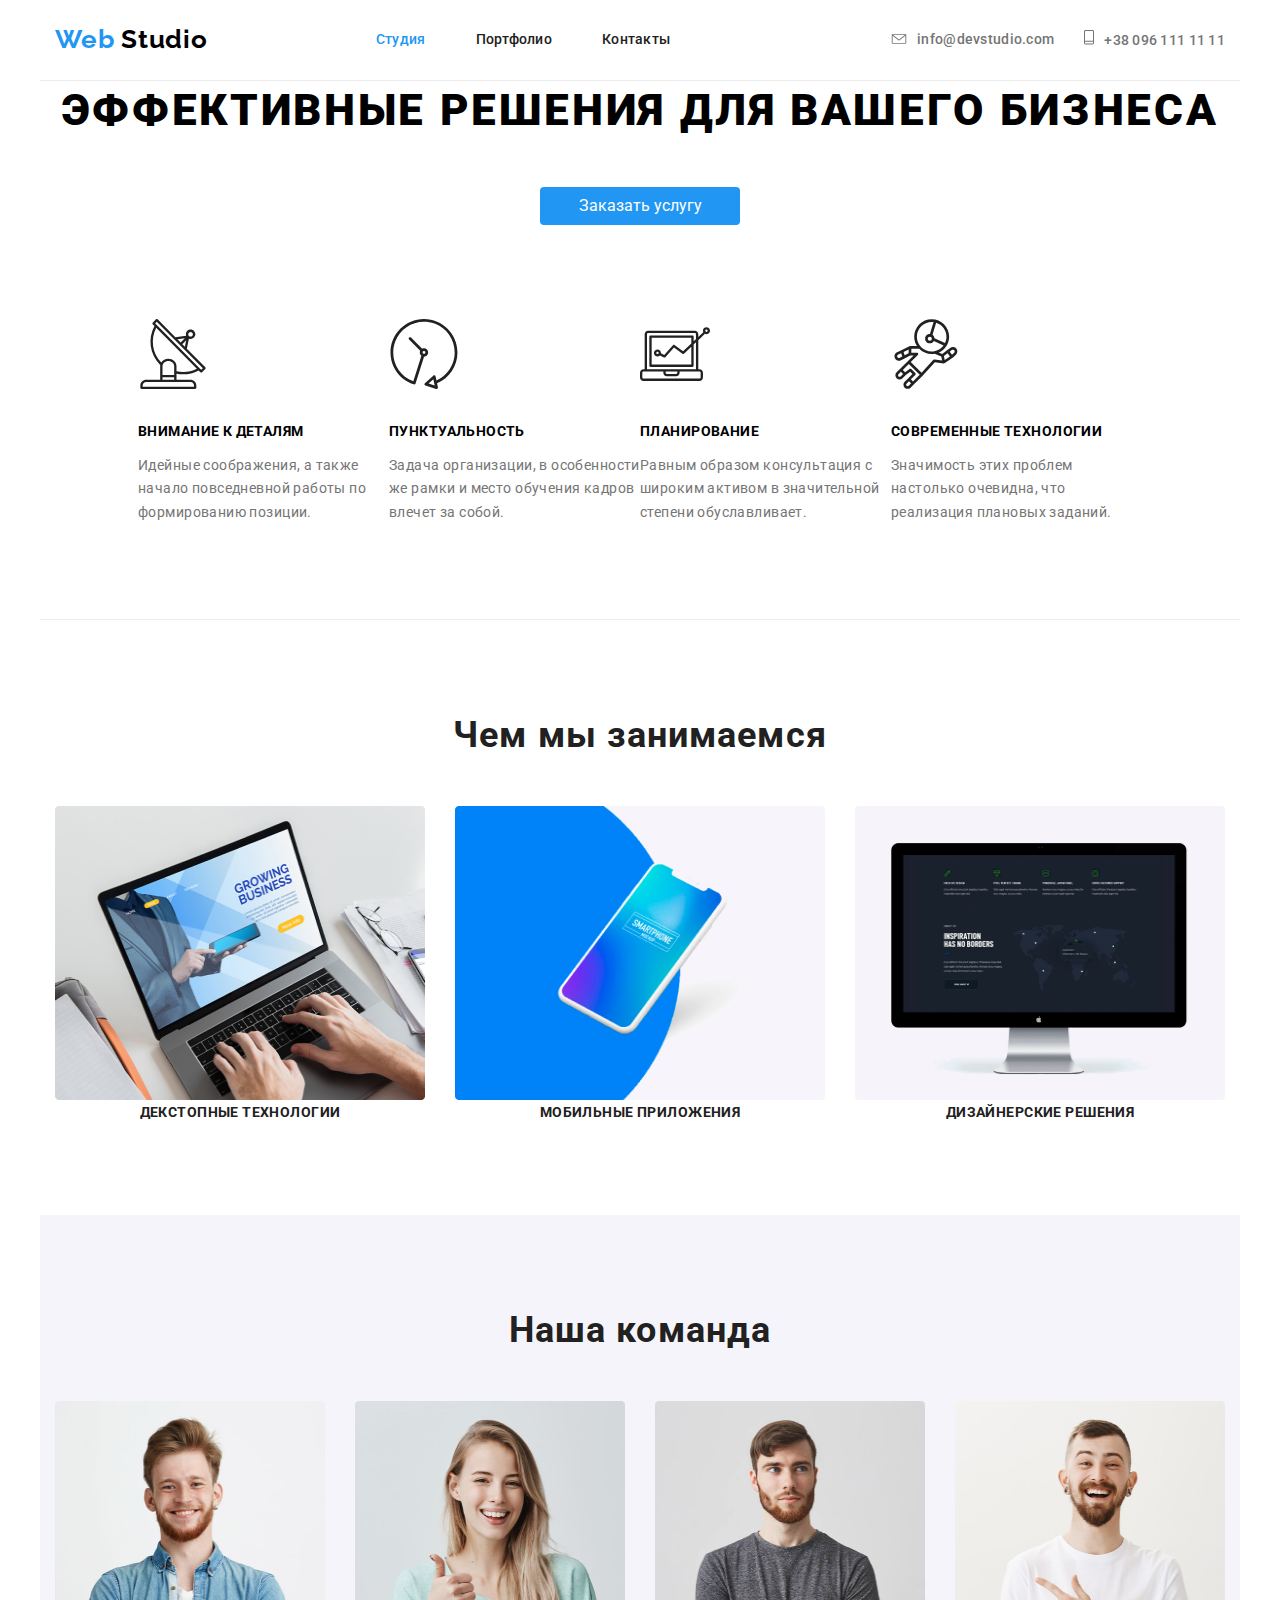
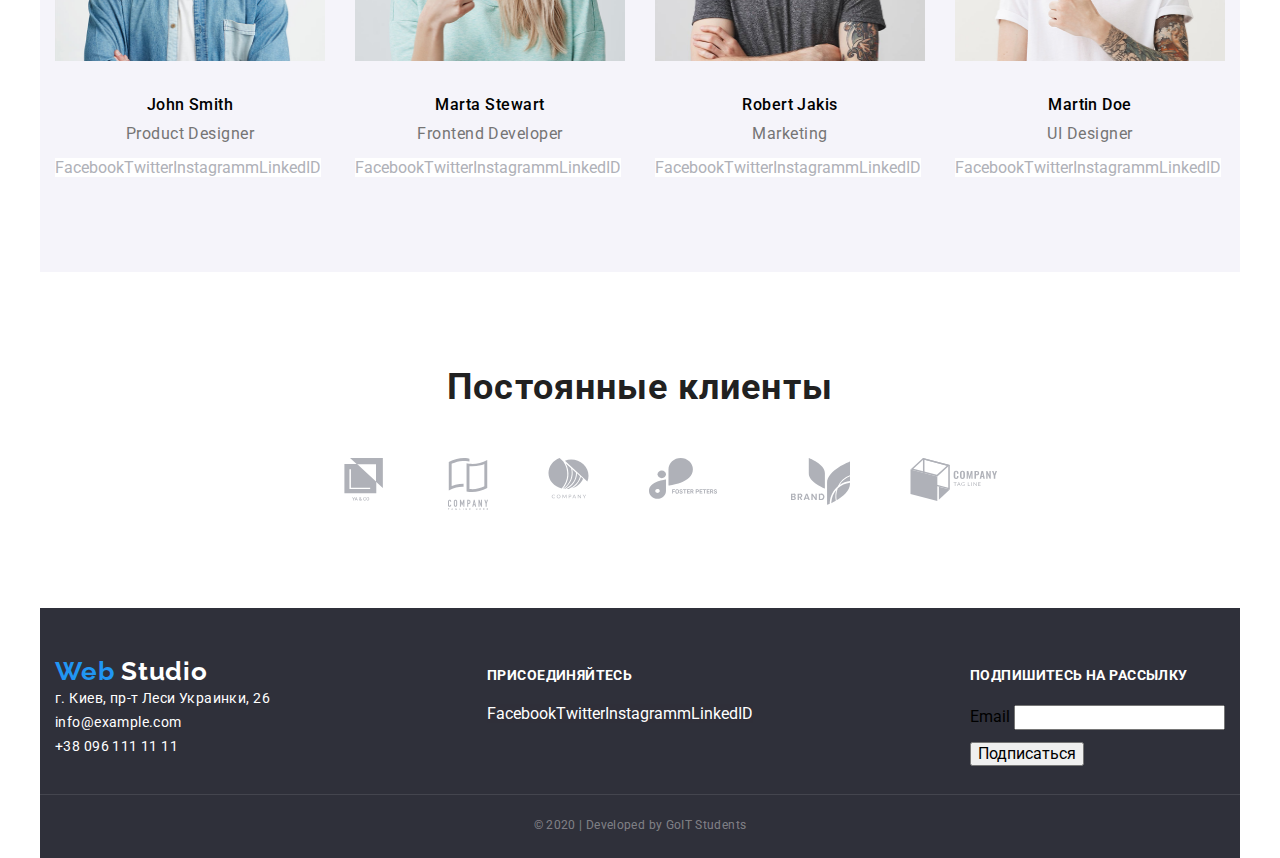
<file: index.html>
<!DOCTYPE html>
<html lang="ru">
  <head>
    <meta charset="UTF-8" />
    <meta name="viewport" content="width=device-width, initial-scale=1.0" />
    <title>Document</title>

    <link
      rel="stylesheet"
      href="https://fonts.googleapis.com/css2?family=Raleway:wght@700&family=Roboto:wght@400;500;700;900&display=swap"
    />
    <link
      rel="stylesheet"
      href="https://cdnjs.cloudflare.com/ajax/libs/modern-normalize/0.6.0/modern-normalize.min.css"
    />
    <link rel="stylesheet" href="./css/style.css" />
  </head>
  <body>
    <!--Навигация-->
    <header>
      <div class="conteiner main-nav bord">
        <nav class="main-nav">
          <a href="/">
            <p class="logo-text"><span class="logo">Web</span> Studio</p>
          </a>
          <ul class="site-nav list">
            <li class="item">
              <a href="" class="site-nav link current">Студия</a>
            </li>
            <li class="item">
              <a href="./portfolio.html" class="link">Портфолио</a>
            </li>
            <li class="item"><a href="" class="link">Контакты</a></li>
          </ul>
        </nav>
        <ul class="auth-nav list">
          <li class="item">
            <img
              src="./image/envelope-logo.svg"
              alt="Logo"
              width="16"
              height="10"
            /><a href="mailto:info@devstudio.com" class="image link"
              >info@devstudio.com
            </a>
          </li>
          <li class="item">
            <img src="./image/Vector.svg" alt="tel" width="10" height="15" /><a
              href="tel:+380961111111"
              class="image link"
              >+38 096 111 11 11
            </a>
          </li>
        </ul>
      </div>
    </header>

    <!-- <div class="conteiner"></div> -->

    <!--Герои-->
    <main>
      <section class="hero">
        <h1 class="hero-text">эффективные решения для вашего бизнеса</h1>
        <a href="" class="button">Заказать услугу</a>
      </section>

      <!--Преимущества-->

      <section>
        <div class="conteiner">
          <h2 class="visually-hidden">Преимущества</h2>
          <ul class="feature-list list">
            <li class="item">
              <img
                src="./image/antena.svg"
                alt="Antena"
                width="70"
                height="70"
                class="image-feature"
              />
              <h3 class="section-title">Внимание к деталям</h3>
              <p class="section-text">
                Идейные соображения, а также начало повседневной работы по
                формированию позиции.
              </p>
            </li>
            <li class="item">
              <img
                src="./image/watch.svg"
                alt="watch"
                width="70"
                height="70"
                class="image-feature"
              />
              <h3 class="section-title">Пунктуальность</h3>
              <p class="section-text">
                Задача организации, в особенности же рамки и место обучения
                кадров влечет за собой.
              </p>
            </li>
            <li class="item">
              <img
                src="./image/comp.svg"
                alt=""
                width="70"
                height="70"
                class="image-feature"
              />
              <h3 class="section-title">Планирование</h3>
              <p class="section-text">
                Равным образом консультация с широким активом в значительной
                степени обуславливает.
              </p>
            </li>
            <li class="item">
              <img
                src="./image/man.svg"
                alt=""
                width="70"
                height="70"
                class="image-feature"
              />
              <h3 class="section-title">Современные технологии</h3>
              <p class="section-text">
                Значимость этих проблем настолько очевидна, что реализация
                плановых заданий.
              </p>
            </li>
          </ul>
        </div>
      </section>

      <!--Чем мы занимаемся-->

      <section>
        <div class="conteiner margin-res">
          <h2 class="section">Чем мы занимаемся</h2>
          <ul class="exp-list list">
            <li class="item">
              <img
                src="./image/img1.png"
                alt="notepad"
                width="370"
                height="294"
              />
              <p class="experience-text">Декстопные технологии</p>
            </li>
            <li class="item">
              <img
                src="./image/img2.png"
                alt="mobile"
                width="370"
                height="294"
              />
              <p class="experience-text">Мобильные приложения</p>
            </li>
            <li class="item">
              <img
                src="./image/img3.png"
                alt="design"
                width="370"
                height="294"
              />
              <p class="experience-text">Дизайнерские решения</p>
            </li>
          </ul>
        </div>
      </section>

      <!--Наша команда-->
      <section>
        <div class="conteiner color-com">
          <h2 class="section">Наша команда</h2>
          <ul class="command list">
            <li class="com-mar">
              <img
                src="./image/john-smith.png"
                alt="JohnSmith"
                width="270"
                height="260"
                class="image-com"
              />
              <h3 class="command-title">John Smith</h3>
              <p class="command-text">Product Designer</p>
              <ul class="social list">
                <li>
                  <a href="#" class="button-icon" aria-label="Facebook"
                    >Facebook</a
                  >
                </li>
                <li>
                  <a href="#" class="button-icon" aria-label="Twitter"
                    >Twitter</a
                  >
                </li>
                <li>
                  <a href="#" class="button-icon" aria-label="Instagramm"
                    >Instagramm</a
                  >
                </li>
                <li>
                  <a href="#" class="button-icon" aria-label="LinkedID"
                    >LinkedID</a
                  >
                </li>
              </ul>
            </li>
            <li class="com-mar">
              <img
                src="./image/marta-steward.png"
                alt="MartaSteward"
                width="270"
                height="260"
                class="image-com"
              />
              <h3 class="command-title">Marta Stewart</h3>
              <p class="command-text">Frontend Developer</p>
              <ul class="social list">
                <li>
                  <a href="#" class="button-icon" aria-label="Facebook"
                    >Facebook</a
                  >
                </li>
                <li>
                  <a href="#" class="button-icon" aria-label="Twitter"
                    >Twitter</a
                  >
                </li>
                <li>
                  <a href="#" class="button-icon" aria-label="Instagramm"
                    >Instagramm</a
                  >
                </li>
                <li>
                  <a href="#" class="button-icon" aria-label="LinkedID"
                    >LinkedID</a
                  >
                </li>
              </ul>
            </li>
            <li class="com-mar">
              <img
                src="./image/robert-jakis.png"
                alt="RobertJakis"
                width="270"
                height="260"
                class="image-com"
              />
              <h3 class="command-title">Robert Jakis</h3>
              <p class="command-text">Marketing</p>
              <ul class="social list">
                <li>
                  <a href="#" class="button-icon" aria-label="Facebook"
                    >Facebook</a
                  >
                </li>
                <li>
                  <a href="#" class="button-icon" aria-label="Twitter"
                    >Twitter</a
                  >
                </li>
                <li>
                  <a href="#" class="button-icon" aria-label="Instagramm"
                    >Instagramm</a
                  >
                </li>
                <li>
                  <a href="#" class="button-icon" aria-label="LinkedID"
                    >LinkedID</a
                  >
                </li>
              </ul>
            </li>
            <li class="com-mar">
              <img
                src="./image/martin-doe.png"
                alt="MartinDoe"
                width="270"
                height="260"
                class="image-com"
              />
              <h3 class="command-title">Martin Doe</h3>
              <p class="command-text">UI Designer</p>
              <ul class="social list">
                <li>
                  <a href="#" class="button-icon" aria-label="Facebook"
                    >Facebook</a
                  >
                </li>
                <li>
                  <a href="#" class="button-icon" aria-label="Twitter"
                    >Twitter</a
                  >
                </li>
                <li>
                  <a href="#" class="button-icon" aria-label="Instagramm"
                    >Instagramm</a
                  >
                </li>
                <li>
                  <a href="#" class="button-icon" aria-label="LinkedID"
                    >LinkedID</a
                  >
                </li>
              </ul>
            </li>
          </ul>
        </div>
      </section>
      <!--Постоянные клиенты-->
      <section>
        <div class="conteiner">
          <h2 class="section">Постоянные клиенты</h2>
          <ul class="clients list">
            <li class="item">
              <a href="#"
                ><img
                  src="./image/client1.svg"
                  alt="Logo1"
                  width="45"
                  height="45"
              /></a>
            </li>
            <li class="item">
              <a href="#"
                ><img
                  src="./image/client2.svg"
                  alt="Logo2"
                  width="40"
                  height="52"
              /></a>
            </li>
            <li class="item">
              <a href="#"
                ><img
                  src="./image/client3.svg"
                  alt="Logo3"
                  width="41"
                  height="41"
              /></a>
            </li>
            <li class="item">
              <a href="#"
                ><img
                  src="./image/client4.svg"
                  alt="Logo4"
                  width="82"
                  height="41"
              /></a>
            </li>
            <li class="item">
              <a href="#"
                ><img
                  src="./image/client5.svg"
                  alt="Logo5"
                  width="59"
                  height="47"
              /></a>
            </li>
            <li class="item">
              <a href="#"
                ><img
                  src="./image/client6.svg"
                  alt="Logo6"
                  width="88"
                  height="44"
              /></a>
            </li>
          </ul>
        </div>
      </section>
    </main>
    <!--Footer-->
    <footer>
      <div class="footer conteiner">
        <div class="footer-flex">
          <div class="adress-flex">
            <a href="/">
              <p class="logo-text">
                <span class="logo">Web</span><span class="studio"> Studio</span>
              </p>
            </a>
            <address class="adress">
              г. Киев, пр-т Леси Украинки, 26<br />
              <a href="mailto:info@example.com" class="adress"
                >info@example.com </a
              ><br />
              <a href="tel:+380961111111" class="adress">+38 096 111 11 11 </a>
            </address>
          </div>
          <div>
            <b class="footer-text">присоединяйтесь</b>
            <ul class="s-link list">
              <li>
                <a href="#" class="footer-icon" aria-label="Facebook"
                  >Facebook</a
                >
              </li>
              <li>
                <a href="#" class="footer-icon" aria-label="Twitter">Twitter</a>
              </li>
              <li>
                <a href="#" class="footer-icon" aria-label="Instagramm"
                  >Instagramm</a
                >
              </li>
              <li>
                <a href="#" class="footer-icon" aria-label="LinkedID"
                  >LinkedID</a
                >
              </li>
            </ul>
          </div>
          <div class="sub-flex">
            <b class="footer-text">Подпишитесь на рассылку</b>
            <p class="text-sub">
              <label>Email</label>
              <input type="email" name="email" required />
            </p>
            <button>
              Подписаться
            </button>
          </div>
        </div>
      </div>
      <div class="copyright">
        <p class="low">&#169; 2020 | Developed by GoIT Students</p>
      </div>
    </footer>
  </body>
</html>
</file>
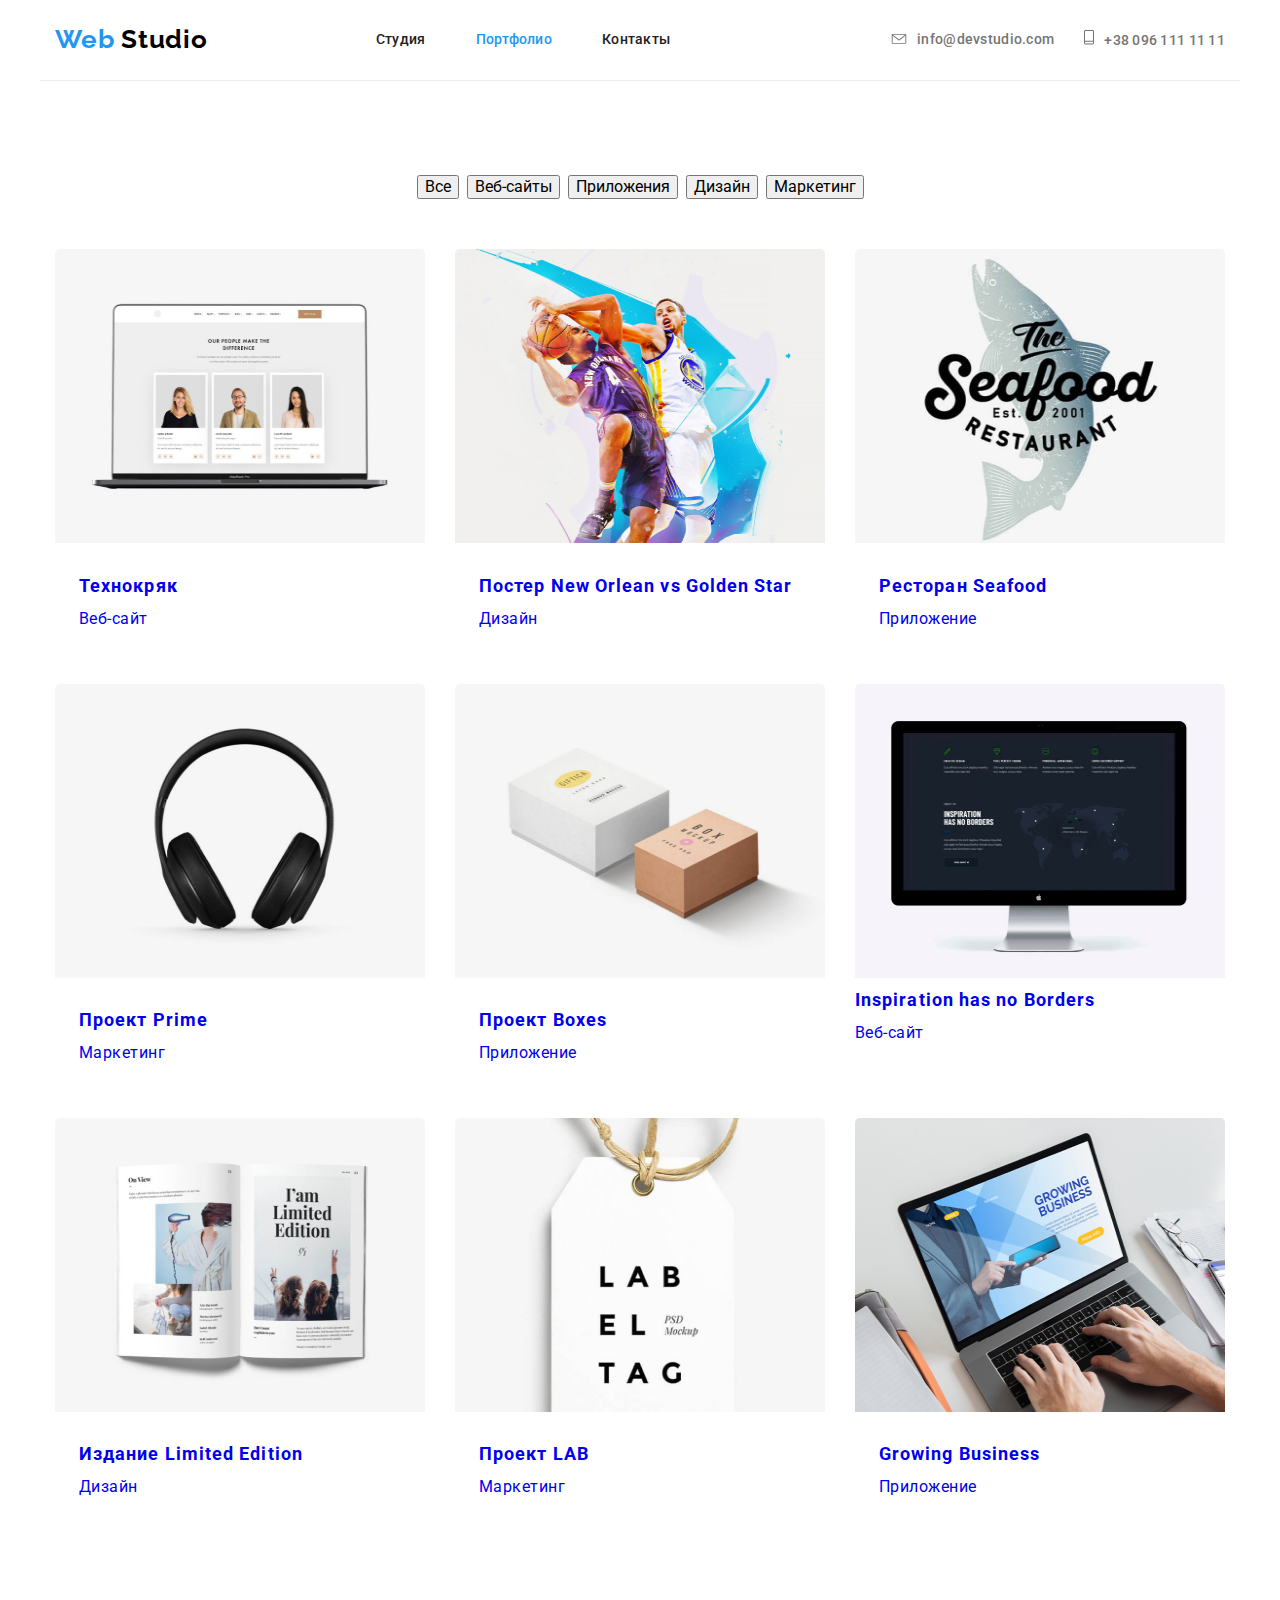
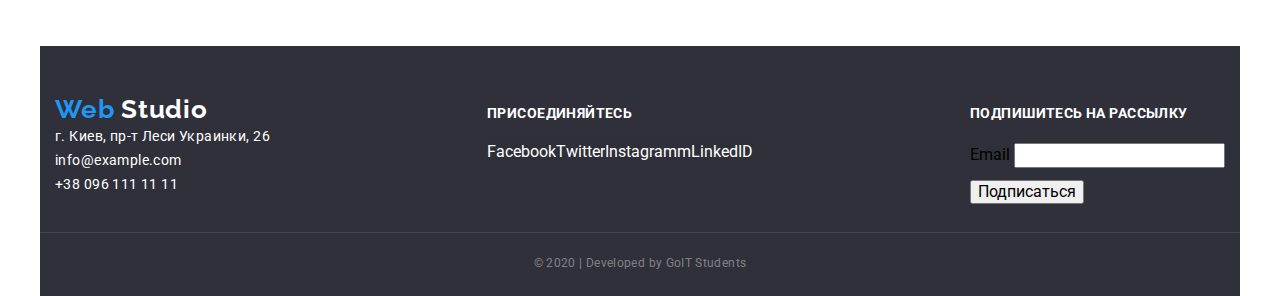
<file: portfolio.html>
<!DOCTYPE html>
<html lang="ru">
  <head>
    <meta charset="UTF-8" />
    <meta name="viewport" content="width=device-width, initial-scale=1.0" />
    <title>Document</title>
    <link
      rel="stylesheet"
      href="https://fonts.googleapis.com/css2?family=Raleway:wght@700&family=Roboto:wght@400;500;700;900&display=swap"
    />
    <link
      rel="stylesheet"
      href="https://cdnjs.cloudflare.com/ajax/libs/modern-normalize/0.6.0/modern-normalize.min.css"
    />
    <link rel="stylesheet" href="./css/style.css" />
  </head>

  <body>
    <!--Навигация-->
    <header>
      <div class="conteiner main-nav bord">
        <nav class="main-nav">
          <a href="/" class="link">
            <p class="logo-text"><span class="logo">Web</span> Studio</p>
          </a>
          <ul class="site-nav list">
            <li class="item">
              <a href="index.html" class="site-nav link">Студия</a>
            </li>
            <li class="item">
              <a href="./portfolio.html" class="link current">Портфолио</a>
            </li>
            <li class="item"><a href="" class="link">Контакты</a></li>
          </ul>
        </nav>
        <ul class="auth-nav list">
          <li class="item">
            <img
              src="./image/envelope-logo.svg"
              alt="Logo"
              width="16"
              height="10"
            /><a href="mailto:info@devstudio.com" class="image link"
              >info@devstudio.com
            </a>
          </li>
          <li class="item">
            <img src="./image/Vector.svg" alt="tel" width="10" height="15" /><a
              href="tel:+380961111111"
              class="image link"
              >+38 096 111 11 11
            </a>
          </li>
        </ul>
      </div>
    </header>

    <!-- портфолио -->
    <main>
      <section>
        <div class="conteiner">
          <h1 class="visually-hidden">Выполненые работы</h1>
          <ul class="port-flex list">
            <li class="item"><button>Все</button></li>
            <li class="item"><button>Веб-сайты</button></li>
            <li class="item"><button>Приложения</button></li>
            <li class="item"><button>Дизайн</button></li>
            <li class="item"><button>Маркетинг</button></li>
          </ul>
          <ul class="work-flex list">
            <li class="item">
              <a href="#" class="link-port"
                ><img
                  src="./image/pf1.jpg"
                  alt="technocrack"
                  width="370"
                  height="294"
                />
                <div class="portfolio-box">
                  <h2 class="portfolio-title">Технокряк</h2>
                  <p class="portfolio-text">Веб-сайт</p>
                </div>

                <!-- <p class="portfolio-descriprion">
                  Технокряк это современная площадка распространения
                  коронавируса. Компании используют эту платформу для цифрового
                  шпионажа и атак на защищённые сервера конкурентов.
                </p> -->
              </a>
            </li>
            <li class="item">
              <a href="#" class="link-port"
                ><img
                  src="./image/pf2.jpg"
                  alt="Постер"
                  width="370"
                  height="294"
                />
                <div class="portfolio-box">
                  <h2 class="portfolio-title">
                    Постер New Orlean vs Golden Star
                  </h2>
                  <p class="portfolio-text">Дизайн</p>
                </div>
                <!-- <p class="portfolio-descriprion">
                  Технокряк это современная площадка распространения
                  коронавируса. Компании используют эту платформу для цифрового
                  шпионажа и атак на защищённые сервера конкурентов.
                </p> -->
              </a>
            </li>
            <li class="item">
              <a href="#" class="link-port"
                ><img
                  src="./image/pf3.jpg"
                  class="section-text"
                  alt="Ресторан"
                  width="370"
                  height="294"
                />
                <div class="portfolio-box">
                  <h2 class="portfolio-title">Ресторан Seafood</h2>
                  <p class="portfolio-text">Приложение</p>
                </div>
                <!-- <p class="portfolio-descriprion">
                  Технокряк это современная площадка распространения
                  коронавируса. Компании используют эту платформу для цифрового
                  шпионажа и атак на защищённые сервера конкурентов.
                </p> -->
              </a>
            </li>
            <li class="item">
              <a href="#" class="link-port"
                ><img
                  src="./image/pf4.jpg"
                  alt="Prime"
                  width="370"
                  height="294"
                />
                <div class="portfolio-box">
                  <h2 class="portfolio-title">Проект Prime</h2>
                  <p class="portfolio-text">Маркетинг</p>
                </div>

                <!-- <p class="portfolio-descriprion">
                  Технокряк это современная площадка распространения
                  коронавируса. Компании используют эту платформу для цифрового
                  шпионажа и атак на защищённые сервера конкурентов.
                </p> -->
              </a>
            </li>
            <li class="item">
              <a href="#" class="link-port"
                ><img
                  src="./image/pf5.jpg"
                  alt="Boxes"
                  width="370"
                  height="294"
                />
                <div class="portfolio-box">
                  <h2 class="portfolio-title">Проект Boxes</h2>
                  <p class="portfolio-text">Приложение</p>
                </div>

                <!-- <p class="portfolio-descriprion">
                  Технокряк это современная площадка распространения
                  коронавируса. Компании используют эту платформу для цифрового
                  шпионажа и атак на защищённые сервера конкурентов.
                </p> -->
              </a>
            </li>
            <li class="item">
              <a href="#" class="link-port"
                ><img
                  src="./image/pf6.jpg"
                  alt="Borders"
                  width="370"
                  height="294"
                />
                <h2 class="portfolio-title">Inspiration has no Borders</h2>
                <p class="portfolio-text">Веб-сайт</p>
                <!-- <p class="portfolio-descriprion">
                  Технокряк это современная площадка распространения
                  коронавируса. Компании используют эту платформу для цифрового
                  шпионажа и атак на защищённые сервера конкурентов.
                </p> -->
              </a>
            </li>
            <li class="item">
              <a href="#" class="link-port"
                ><img
                  src="./image/pf7.jpg"
                  alt="Limited"
                  width="370"
                  height="294"
                />
                <div class="portfolio-box">
                  <h2 class="portfolio-title">Издание Limited Edition</h2>
                  <p class="portfolio-text">Дизайн</p>
                </div>
                <!-- <p class="portfolio-descriprion">
                  Технокряк это современная площадка распространения
                  коронавируса. Компании используют эту платформу для цифрового
                  шпионажа и атак на защищённые сервера конкурентов.
                </p> -->
              </a>
            </li>
            <li class="item">
              <a href="#" class="link-port"
                ><img
                  src="./image/pf8.jpg"
                  alt="LAB"
                  width="370"
                  height="294"
                />
                <div class="portfolio-box">
                  <h2 class="portfolio-title">Проект LAB</h2>
                  <p class="portfolio-text">Маркетинг</p>
                </div>

                <!-- <p class="portfolio-descriprion">
                  Технокряк это современная площадка распространения
                  коронавируса. Компании используют эту платформу для цифрового
                  шпионажа и атак на защищённые сервера конкурентов.
                </p> -->
              </a>
            </li>
            <li class="item">
              <a href="#" class="link-port"
                ><img
                  src="./image/pf9.jpg"
                  alt="Business"
                  width="370"
                  height="294"
                />
                <div class="portfolio-box">
                  <h2 class="portfolio-title">Growing Business</h2>
                  <p class="portfolio-text">Приложение</p>
                </div>
                <!-- <p class="portfolio-descriprion">
                  Технокряк это современная площадка распространения
                  коронавируса. Компании используют эту платформу для цифрового
                  шпионажа и атак на защищённые сервера конкурентов.
                </p> -->
              </a>
            </li>
          </ul>
        </div>
      </section>
    </main>

    <!--Footer-->
    <footer>
      <div class="footer conteiner">
        <div class="footer-flex">
          <div class="adress-flex">
            <a href="/">
              <p class="logo-text">
                <span class="logo">Web</span><span class="studio"> Studio</span>
              </p>
            </a>
            <address class="adress">
              г. Киев, пр-т Леси Украинки, 26<br />
              <a href="mailto:info@example.com" class="adress"
                >info@example.com </a
              ><br />
              <a href="tel:+380961111111" class="adress">+38 096 111 11 11 </a>
            </address>
          </div>
          <div>
            <b class="footer-text">присоединяйтесь</b>
            <ul class="s-link list">
              <li>
                <a href="#" class="footer-icon" aria-label="Facebook"
                  >Facebook</a
                >
              </li>
              <li>
                <a href="#" class="footer-icon" aria-label="Twitter">Twitter</a>
              </li>
              <li>
                <a href="#" class="footer-icon" aria-label="Instagramm"
                  >Instagramm</a
                >
              </li>
              <li>
                <a href="#" class="footer-icon" aria-label="LinkedID"
                  >LinkedID</a
                >
              </li>
            </ul>
          </div>
          <div class="sub-flex">
            <b class="footer-text">Подпишитесь на рассылку</b>
            <p class="text-sub">
              <label>Email</label>
              <input type="email" name="email" required />
            </p>
            <button>
              Подписаться
            </button>
          </div>
        </div>
      </div>
      <div class="copyright">
        <p class="low">&#169; 2020 | Developed by GoIT Students</p>
      </div>
    </footer>
  </body>
</html>
</file>
<file: css/style.css>
:root {
  --primary-text-color: #212121;
  --secondary-text-color: #757575;
  --accent: #2196f3;
  --white: #ffffff;
  --color-icon: #afb1b8;
  --color-footer-icon: rgba(47, 48, 58, 0.8);
}

html {
  box-sizing: border-box;
}

*,
*::before,
*::after {
  box-sizing: inherit;
}

body {
  font-family: 'Roboto', sans-serif;
}

a {
  text-decoration: none;
}

button {
  font-family: inherit;
}

.visually-hidden {
  position: absolute;
  clip: rect(0 0 0 0);
  width: 1px;
  height: 1px;
  margin: -1px;
}

.link-port {
  display: block;
  text-decoration: none;
}

.list {
  padding: 0;
  margin: 0;
  list-style: none;
}

.image {
  margin-left: 10px;
}

/* .up-feat {
  padding-top: 94px;
} */
.conteiner {
  padding-bottom: 94px;
  padding-top: 94px;
  margin-left: auto;
  margin-right: auto;
  padding-left: 15px;
  padding-right: 15px;
  /* margin-bottom: 94px; */
  width: 1200px;
  /* background-color: #ffffff; */
  /* outline: 2px solid tomato; */
}

.bord {
  border-bottom: 1px solid #ececec;
}

.main-nav {
  display: flex;
  align-items: center;
  padding-top: 0;
  padding-bottom: 0;
  /* border-bottom: 1px solid #ececec; */
}

/* цвет основготекста #212121 */
/* вторичный цекст цвета #757575 */
/* акцент #2196F3 */
/* белый #FFFFFF */

/* site-nav */

/* .border-head {
  border-bottom: 1px solid #ececec;
} */

.logo {
  color: var(--accent);
}
.logo-text {
  display: block;
  margin-top: 0;
  margin-bottom: 0;
  font-family: 'Raleway', sans-serif;
  font-weight: 700;
  font-size: 26px;
  line-height: 1.2;
  letter-spacing: 0.03em;
  text-decoration: none;
  color: black;
}

.site-nav {
  display: flex;
  margin-left: 84px;
}

.site-nav .item {
  margin-right: 50px;
  /* background-color: tomato; */
}

.site-nav .item:last-child {
  margin-right: 0;
}

.site-nav .link {
  display: block;
  padding-top: 32px;
  padding-bottom: 32px;
  font-weight: 500;
  font-size: 14px;
  line-height: 1.14;
  letter-spacing: 0.02em;
  color: var(--primary-text-color);
}
.site-nav .link:hover,
.site-nav .link:focus {
  color: var(--accent);
}

.site-nav .link.current {
  color: var(--accent);
}

.auth-nav {
  display: flex;
  margin-left: auto;
}

.auth-nav .item + .item {
  margin-left: 30px;
}

.auth-nav .link {
  font-weight: 500;
  font-size: 14px;
  line-height: 1.14;
  letter-spacing: 0.02em;
  color: var(--secondary-text-color);
}
.auth-nav .link:hover {
  color: var(--accent);
}

/* main */

.hero {
  /* border-top: 1px solid #ececec; */
  /* background-color: #cccccc; */
  text-align: center;
}

.hero-text {
  margin-top: 0;
  margin-bottom: 46px;
  font-weight: 900;
  font-size: 44px;
  line-height: 1.36;
  letter-spacing: 0.06em;
  text-transform: uppercase;
}

/* преимущества */

.image-feature {
  margin-bottom: 30px;
}

.feature-list {
  display: flex;
  flex-wrap: wrap;
  justify-content: center;
}

.feature-list .item {
  width: 251px;
  /* background-color: tomato; */
}

.section {
  margin-top: 0;
  margin-bottom: 50px;
  font-weight: 700;
  font-size: 36px;
  line-height: 1.17;
  letter-spacing: 0.03em;
  text-align: center;
  color: var(--primary-text-color);
}
.section-title {
  margin-top: 0;
  margin-bottom: 10;
  font-weight: 700;
  font-size: 14px;
  line-height: 1.14;
  letter-spacing: 0.03em;
  text-transform: uppercase;
}
.section-text {
  margin-top: 0;
  margin-bottom: 0;
  font-weight: 400;
  font-size: 14px;
  line-height: 1.71;
  letter-spacing: 0.03em;
  color: var(--secondary-text-color);
}

.button {
  display: inline-block;
  min-width: 200px;
  color: var(--white);
  background-color: var(--accent);
  border-radius: 4px;
  padding: 10px 32px;
  text-align: center;
}

.margin-res {
  border-top: 1px solid #ececec;
}

.advantage {
  text-align: center;
  margin-top: 0;
  margin-bottom: 0;
}

/* чем мы занимаемся */

.exp-list {
  display: flex;
}

.exp-list .item {
  margin-right: 30px;
}

.exp-list .item:last-child {
  margin-right: 0;
}

.experience-text {
  margin-top: 0;
  margin-bottom: 0;
  font-weight: 700;
  font-size: 14px;
  line-height: 1.14;
  letter-spacing: 0.03em;
  text-transform: uppercase;
  /* color: var(--white); */
  color: #212121;
  text-align: center;
}

/* наша команда */

.color-com {
  background: #f5f4fa;
}

.command {
  display: flex;
}

.com-mar {
  margin-right: 30px;
}
.com-mar:last-child {
  margin-right: 0;
}

.social {
  display: flex;
}

.image-com {
  margin-bottom: 30px;
}

.command-title {
  margin-top: 0;
  margin-bottom: 10px;
  font-weight: 500;
  font-size: 16px;
  line-height: 1.19;
  letter-spacing: 0.03em;
  text-align: center;
}
.command-text {
  margin-bottom: 16px;
  margin-top: 0;
  font-weight: normal;
  font-size: 16px;
  line-height: 1.19;
  letter-spacing: 0.03em;
  color: var(--secondary-text-color);
  text-align: center;
}

.button-icon {
  color: var(--color-icon);
  background-color: var(--white);
}
.button-icon:hover {
  color: var(--white);
  background-color: var(--accent);
}

/* clients */

.clients {
  display: flex;
  justify-content: center;
}

.clients .item {
  margin-left: 60px;
}

/* footer */

.studio {
  color: #ffffff;
}

.footer {
  padding-top: 48px;
  padding-bottom: 28px;
  background-color: #2f303a;
}

.footer-flex {
  display: flex;
  align-items: baseline;
  justify-content: space-between;
}

.text-sub {
  margin-top: 0;
  margin-bottom: 12px;
}

/* .adress-flex {
  margin-right: 69px;
} */

/* .sub-flex {
  margin-left: auto;
} */

.s-link {
  display: flex;
}

.footer-icon {
  color: var(--white);
  background-color: var(--color-footer-icon);
}
.footer-icon:hover {
  background-color: var(--accent);
}
.adress {
  font-weight: 400;
  font-size: 14px;
  line-height: 1.71;
  letter-spacing: 0.03em;
  font-style: normal;
  color: #ffffff;
}

.footer-text {
  display: inline-block;
  margin-bottom: 21px;
  font-weight: 700;
  font-size: 14px;
  line-height: 1.14;
  letter-spacing: 0.03em;
  text-transform: uppercase;
  color: #ffffff;
}

.copyright {
  margin-right: auto;
  margin-left: auto;
  margin-top: 0;
  margin-bottom: 0;
  /* padding-top: 18px;
  padding-bottom: 18px; */
  width: 1200px;
  background-color: #2f303a;
  border-top: 1px solid rgba(255, 255, 255, 0.1);
}
.low {
  margin-top: 0;
  margin-bottom: 0;
  padding-top: 18px;
  padding-bottom: 21px;
  font-weight: 400;
  font-size: 12px;
  line-height: 2;
  text-align: center;
  letter-spacing: 0.03em;
  color: rgba(255, 255, 255, 0.4);
}

/* Портфолио */

.port-flex {
  display: flex;
  justify-content: center;
  margin-bottom: 50px;
}

.port-flex .item {
  margin-right: 8px;
}
.port-flex .item:last-child {
  margin-right: 0;
}

.work-flex {
  display: flex;
  flex-wrap: wrap;
  /* background-color: teal; */
}

.work-flex .item {
  width: 370px;
  /* background-color: tomato; */

  margin-right: 30px;
  margin-bottom: 30px;
}

.work-flex .item:nth-child(3n) {
  margin-right: 0;
}

.work-flex .item:nth-child(-n3) {
  margin-bottom: 0;
}

.portfolio-box {
  /* text-decoration: none; */
  padding-left: 24px;
  padding-right: 24px;
  padding-top: 20px;
  padding-bottom: 20px;
}

.portfolio-title {
  margin-top: 0;
  margin-bottom: 0;
  font-weight: 700;
  font-size: 18px;
  line-height: 2;
  letter-spacing: 0.06em;
}

.portfolio-text {
  margin-top: 0;
  margin-bottom: 0;
  font-weight: 400;
  font-size: 16px;
  line-height: 1.87;
  letter-spacing: 0.03em;
  /* background-color: grey; */
}

.portfolio-descriprion {
  font-weight: 400;
  font-size: 18px;
  line-height: 1.56;
  letter-spacing: 0.03em;
  color: var(--white);
}

.button-pf {
  color: var(--primary-text-color);
  background-color: var(--white);
}

.button-pf:hover,
.button-pf:focus {
  color: var(--white);
  background-color: var(--accent);
}
</file>
